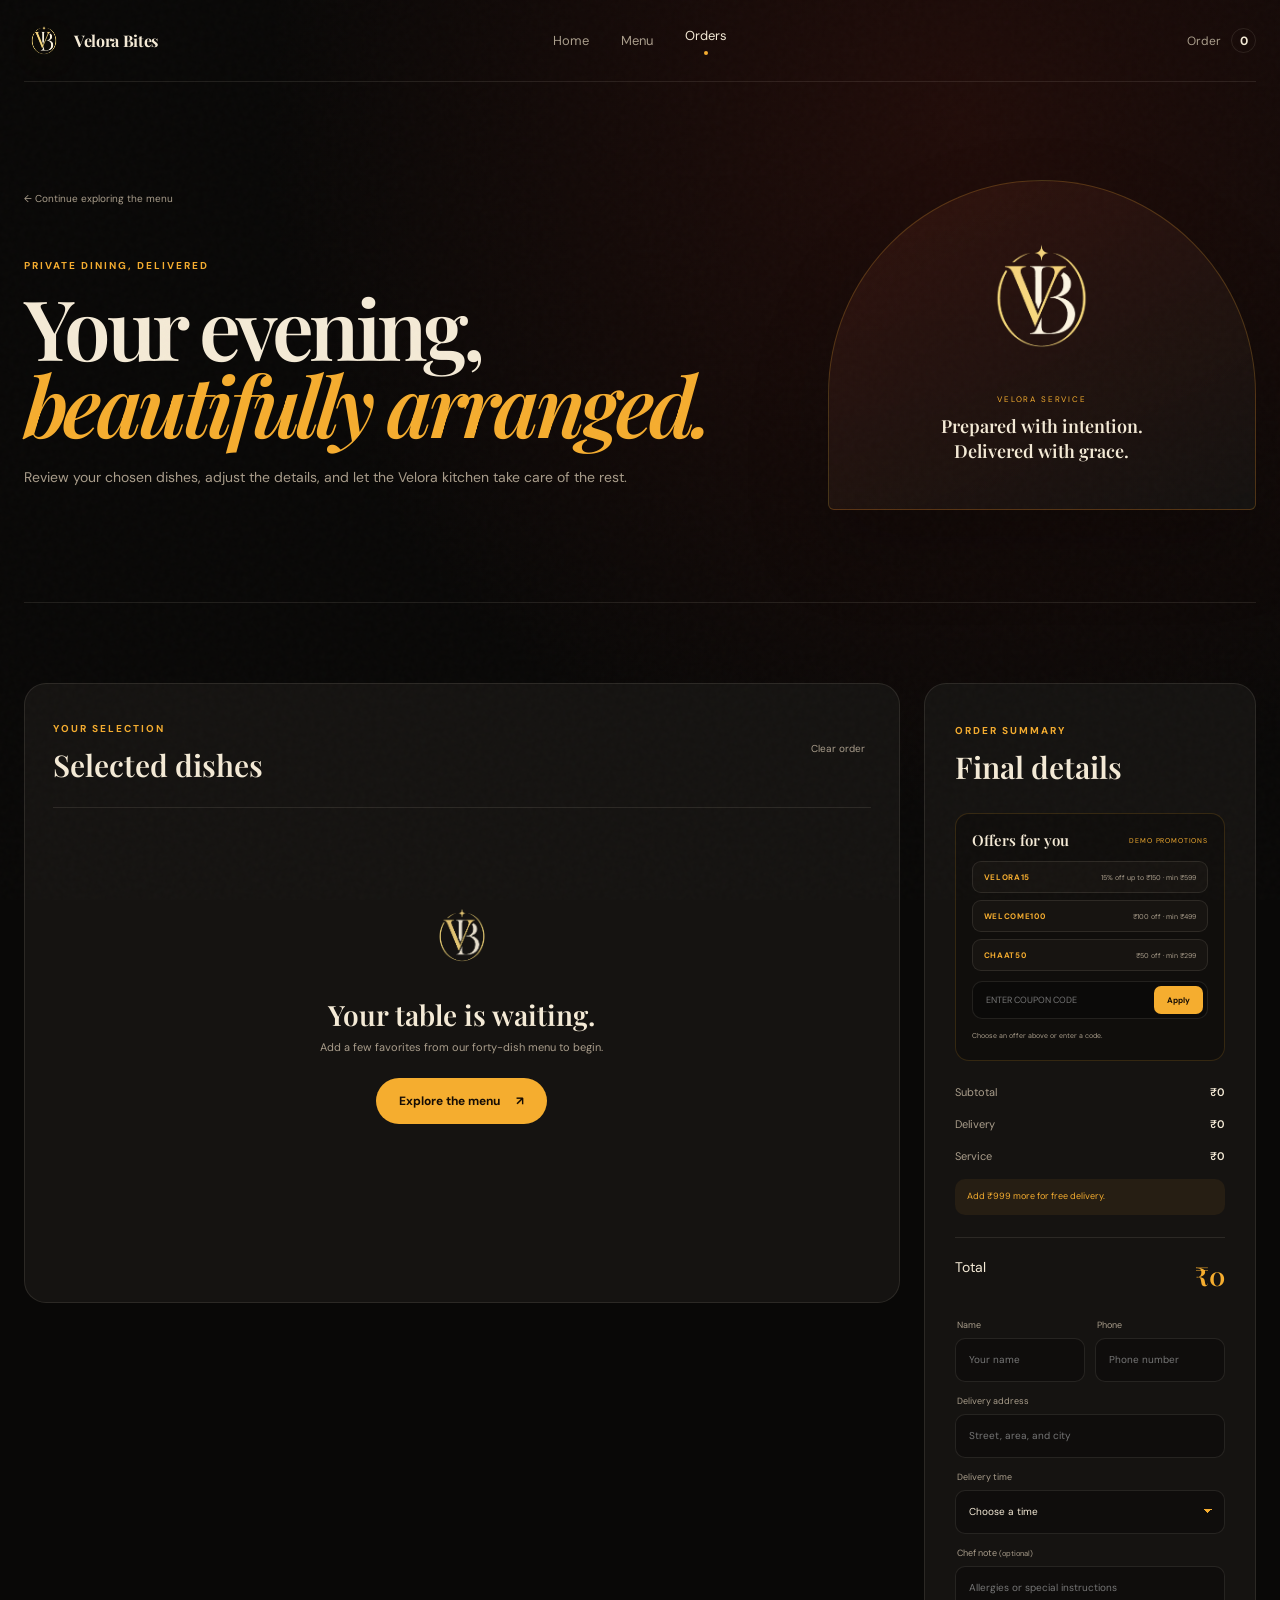
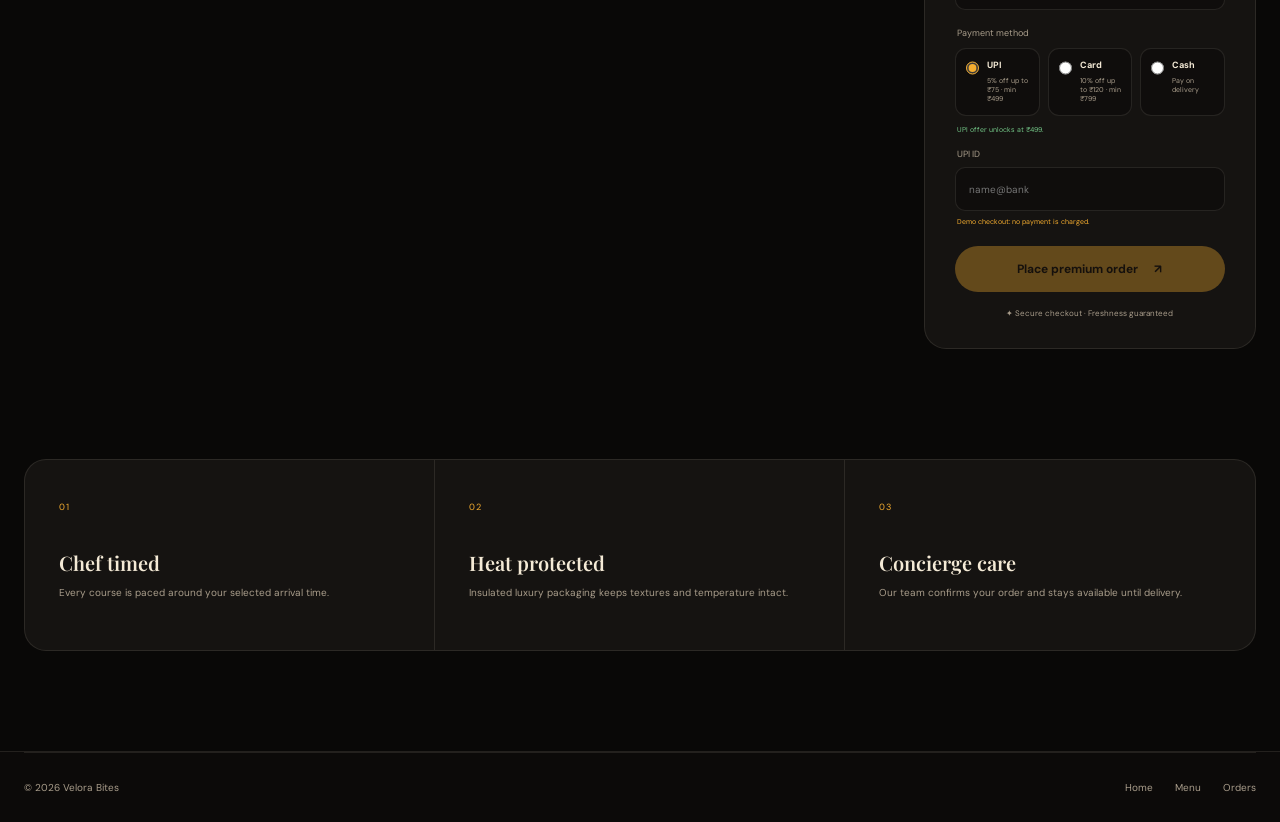
<file: orders.html>
<!doctype html>
<html lang="en">
<head>
  <meta charset="UTF-8">
  <meta name="viewport" content="width=device-width, initial-scale=1.0">
  <meta name="description" content="Review and place your premium Velora Bites delivery order.">
  <meta name="theme-color" content="#090807">
  <meta property="og:title" content="Checkout — Velora Bites"><meta property="og:description" content="Review your selection and arrange premium delivery."><meta property="og:type" content="website">
  <link rel="icon" href="assets/velora-logo.png" type="image/png"><link rel="manifest" href="manifest.webmanifest">
  <title>Your Order — Velora Bites</title>
  <link rel="preconnect" href="https://fonts.googleapis.com">
  <link rel="preconnect" href="https://fonts.gstatic.com" crossorigin>
  <link href="https://fonts.googleapis.com/css2?family=DM+Sans:wght@400;500;600;700&family=Playfair+Display:ital,wght@0,600;0,700;1,600&display=swap" rel="stylesheet">
  <link rel="stylesheet" href="styles.css">
  <script src="menu-data.js" defer></script>
  <script src="orders.js" defer></script>
</head>
<body class="orders-page">
  <a class="skip-link" href="#main-content">Skip to content</a>
  <div class="grain" aria-hidden="true"></div>
  <header class="site-header" id="top">
    <a class="brand" href="index.html" aria-label="Velora Bites home"><img class="brand-logo" src="assets/velora-logo.png" alt="" width="42" height="42"><span>Velora Bites</span></a>
    <button class="menu-toggle" type="button" aria-label="Open navigation" aria-expanded="false" aria-controls="main-nav"><span></span><span></span></button>
    <nav class="main-nav" id="main-nav" aria-label="Primary navigation">
      <a href="index.html">Home</a><a href="menu.html">Menu</a><a class="active" aria-current="page" href="orders.html">Orders</a>
    </nav>
    <a class="mini-cart" href="#order-checkout" aria-label="View order, currently zero items"><span>Order</span><strong id="cart-count">0</strong></a>
  </header>

  <main id="main-content">
    <section class="order-hero section-shell" data-reveal>
      <div>
        <a class="back-link" href="menu.html">← Continue exploring the menu</a>
        <p class="kicker">Private dining, delivered</p>
        <h1>Your evening,<br><em>beautifully arranged.</em></h1>
        <p>Review your chosen dishes, adjust the details, and let the Velora kitchen take care of the rest.</p>
      </div>
      <div class="order-hero-card" aria-hidden="true">
        <img src="assets/velora-logo.png" alt="" width="170" height="170">
        <span>VELORA SERVICE</span><strong>Prepared with intention.<br>Delivered with grace.</strong>
      </div>
    </section>

    <section class="order-section section-shell" id="order-checkout">
      <div class="order-layout" data-reveal>
        <div class="order-list-panel">
          <div class="order-panel-heading"><div><p class="kicker">Your selection</p><h2>Selected dishes</h2></div><button id="clear-order" type="button">Clear order</button></div>
          <div class="order-items" id="order-items" aria-live="polite"></div>
          <div class="order-empty" id="order-empty">
            <img class="empty-logo" src="assets/velora-logo.png" alt="" width="74" height="74">
            <h3>Your table is waiting.</h3><p>Add a few favorites from our forty-dish menu to begin.</p><a class="button button-primary" href="menu.html">Explore the menu <span>↗</span></a>
          </div>
          <a class="add-more-link" href="menu.html">+ Add more dishes</a>
        </div>

        <aside class="order-summary">
          <p class="kicker">Order summary</p><h2>Final details</h2>
          <div class="offers-panel">
            <div class="offers-heading"><span>Offers for you</span><small>Demo promotions</small></div>
            <div class="coupon-chips" aria-label="Available coupon codes"><button type="button" data-coupon="VELORA15"><strong>VELORA15</strong><span>15% off up to ₹150 · min ₹599</span></button><button type="button" data-coupon="WELCOME100"><strong>WELCOME100</strong><span>₹100 off · min ₹499</span></button><button type="button" data-coupon="CHAAT50"><strong>CHAAT50</strong><span>₹50 off · min ₹299</span></button></div>
            <div class="coupon-entry"><label class="sr-only" for="coupon-code">Coupon code</label><input id="coupon-code" type="text" autocomplete="off" placeholder="Enter coupon code" maxlength="20"><button id="apply-coupon" type="button">Apply</button></div>
            <div class="coupon-status" id="coupon-status" aria-live="polite"><span id="coupon-message">Choose an offer above or enter a code.</span><button id="remove-coupon" type="button" hidden>Remove</button></div>
          </div>
          <div class="summary-row"><span>Subtotal</span><strong id="order-subtotal">₹0</strong></div>
          <div class="summary-row"><span>Delivery</span><strong id="order-delivery">₹0</strong></div>
          <div class="summary-row"><span>Service</span><strong id="order-service">₹0</strong></div>
          <div class="summary-row discount-row" id="coupon-discount-row" hidden><span>Coupon saving</span><strong id="coupon-discount">−₹0</strong></div>
          <div class="summary-row discount-row" id="payment-discount-row" hidden><span>Payment offer</span><strong id="payment-discount">−₹0</strong></div>
          <p class="delivery-note" id="delivery-note">Free delivery on orders over ₹999.</p>
          <div class="summary-row summary-total"><span>Total</span><strong id="order-total">₹0</strong></div>
          <form class="order-form" id="order-form">
            <div class="form-pair"><label><span>Name</span><input name="name" type="text" autocomplete="name" placeholder="Your name" required></label><label><span>Phone</span><input name="phone" type="tel" autocomplete="tel" placeholder="Phone number" required></label></div>
            <label><span>Delivery address</span><input name="address" type="text" autocomplete="street-address" placeholder="Street, area, and city" required></label>
            <label><span>Delivery time</span><select name="time" required><option value="">Choose a time</option><option>As soon as possible</option><option>In 45 minutes</option><option>In 90 minutes</option><option>Schedule for tonight</option></select></label>
            <label><span>Chef note <small>(optional)</small></span><input name="note" type="text" placeholder="Allergies or special instructions"></label>
            <fieldset class="payment-options"><legend>Payment method</legend><label><input type="radio" name="payment" value="UPI" checked><span><strong>UPI</strong><small>5% off up to ₹75 · min ₹499</small></span></label><label><input type="radio" name="payment" value="Card on delivery"><span><strong>Card</strong><small>10% off up to ₹120 · min ₹799</small></span></label><label><input type="radio" name="payment" value="Cash on delivery"><span><strong>Cash</strong><small>Pay on delivery</small></span></label></fieldset>
            <p class="payment-offer-note" id="payment-offer-note" aria-live="polite"></p>
            <label id="upi-field"><span>UPI ID</span><input name="upi" type="text" inputmode="email" autocomplete="off" placeholder="name@bank" pattern="[A-Za-z0-9._-]+@[A-Za-z0-9.-]+" required><small class="field-hint">Demo checkout: no payment is charged.</small></label>
            <button class="button button-primary place-order" id="place-order" type="submit" disabled>Place premium order <span>↗</span></button>
            <p class="secure-note">✦ Secure checkout · Freshness guaranteed</p>
          </form>
        </aside>
      </div>
    </section>

    <section class="recent-order section-shell" id="recent-order" hidden aria-live="polite"><div><p class="kicker">Saved on this device</p><h2>Your latest order</h2></div><div class="recent-order-card"><span id="recent-order-id"></span><strong id="recent-order-total"></strong><p id="recent-order-detail"></p></div></section>

    <section class="service-promises section-shell" data-reveal>
      <article><span>01</span><h3>Chef timed</h3><p>Every course is paced around your selected arrival time.</p></article>
      <article><span>02</span><h3>Heat protected</h3><p>Insulated luxury packaging keeps textures and temperature intact.</p></article>
      <article><span>03</span><h3>Concierge care</h3><p>Our team confirms your order and stays available until delivery.</p></article>
    </section>
  </main>

  <footer class="site-footer compact-footer"><div class="footer-bottom section-shell"><p>© <span id="year"></span> Velora Bites</p><nav><a href="index.html">Home</a><a href="menu.html">Menu</a><a href="orders.html">Orders</a></nav></div></footer>
  <dialog class="confirmation-dialog" id="confirmation-dialog" aria-labelledby="confirmation-title"><button class="dialog-close" type="button" aria-label="Close confirmation">×</button><img src="assets/velora-logo.png" alt="" width="86" height="86"><p class="kicker">Order confirmed</p><h2 id="confirmation-title">The kitchen is preparing your order.</h2><p id="confirmation-copy"></p><div class="receipt-number"><span>Order reference</span><strong id="confirmation-id"></strong></div><button class="button button-primary dialog-done" type="button">Done</button></dialog>
  <div class="toast" id="toast" role="status" aria-live="polite"></div>
</body>
</html>
</file>
<file: styles.css>
:root {
  --ink: #090807;
  --panel: #151311;
  --panel-2: #1a1714;
  --cream: #f4ead6;
  --muted: #a99d8b;
  --gold: #f5ad2f;
  --orange: #ff7427;
  --red: #8f2114;
  --line: rgba(244, 234, 214, .1);
  --serif: "Playfair Display", Georgia, serif;
  --sans: "DM Sans", Arial, sans-serif;
  --max: 1240px;
}

* { box-sizing: border-box; }
html { scroll-behavior: smooth; }
body { margin: 0; padding-bottom: 88px; color: var(--cream); background: var(--ink); font-family: var(--sans); overflow-x: hidden; }
[hidden] { display: none !important; }
body.menu-open { overflow: hidden; }
a { color: inherit; text-decoration: none; }
button, input, select { font: inherit; }
button { color: inherit; }
:focus-visible { outline: 2px solid var(--gold); outline-offset: 4px; }
.skip-link { position: fixed; left: 18px; top: 14px; z-index: 200; padding: 11px 16px; border-radius: 999px; color: #160d05; background: var(--gold); font-size: 11px; font-weight: 700; transform: translateY(-180%); transition: transform .2s ease; }
.skip-link:focus { transform: translateY(0); }
.grain { position: fixed; inset: 0; pointer-events: none; z-index: 100; opacity: .07; background-image: url("data:image/svg+xml,%3Csvg viewBox='0 0 180 180' xmlns='http://www.w3.org/2000/svg'%3E%3Cfilter id='n'%3E%3CfeTurbulence type='fractalNoise' baseFrequency='.9' numOctaves='3' stitchTiles='stitch'/%3E%3C/filter%3E%3Crect width='100%25' height='100%25' filter='url(%23n)' opacity='.3'/%3E%3C/svg%3E"); }
.section-shell { width: min(calc(100% - 48px), var(--max)); margin-inline: auto; }
.site-header { width: min(calc(100% - 48px), var(--max)); height: 82px; margin-inline: auto; display: grid; grid-template-columns: 1fr auto 1fr; align-items: center; border-bottom: 1px solid var(--line); position: relative; z-index: 50; }
.brand { display: inline-flex; align-items: center; gap: 10px; width: fit-content; font-family: var(--serif); font-weight: 700; letter-spacing: -.02em; }
.brand-logo { width: 40px; height: 40px; display: block; object-fit: contain; filter: drop-shadow(0 7px 16px rgba(245,173,47,.14)); }
.main-nav { display: flex; gap: 32px; align-items: center; }
.main-nav a { color: var(--muted); font-size: 13px; transition: color .25s ease; }
.main-nav a:hover, .main-nav a.active { color: var(--cream); }
.main-nav a.active::after { content: ""; display: block; width: 4px; height: 4px; margin: 7px auto 0; background: var(--gold); border-radius: 50%; }
.mini-cart { justify-self: end; display: inline-flex; gap: 10px; align-items: center; color: var(--muted); font-size: 12px; }
.mini-cart strong { display: grid; place-items: center; width: 25px; height: 25px; border: 1px solid var(--line); border-radius: 50%; color: var(--cream); }
.menu-toggle { display: none; border: 0; background: none; }

.hero { min-height: 720px; display: grid; grid-template-columns: .92fr 1.08fr; align-items: center; gap: clamp(50px, 8vw, 120px); padding-block: 80px 110px; }
.eyebrow, .kicker { color: var(--gold); text-transform: uppercase; letter-spacing: .2em; font-size: 10px; font-weight: 700; }
.hero h1 { margin: 22px 0 24px; max-width: 620px; font: 600 clamp(60px, 7vw, 108px)/.9 var(--serif); letter-spacing: -.06em; }
.hero h1 em { color: var(--gold); font-weight: 600; }
.hero-intro { max-width: 550px; color: var(--muted); line-height: 1.8; font-size: 15px; }
.button-row { display: flex; gap: 12px; margin-top: 34px; flex-wrap: wrap; }
.button { min-height: 46px; display: inline-flex; align-items: center; justify-content: center; gap: 16px; padding: 0 22px; border-radius: 999px; border: 1px solid transparent; font-size: 12px; font-weight: 700; transition: transform .25s ease, background .25s ease, color .25s ease; }
.button:hover { transform: translateY(-3px); }
.button-primary { color: #160d05; background: var(--gold); }
.button-ghost { border-color: rgba(244,234,214,.34); }
.button-light { color: #311003; background: #ffd272; }
.hero-proof { display: flex; align-items: center; gap: 14px; margin-top: 48px; }
.avatar-stack { display: flex; }
.avatar-stack i { width: 30px; height: 30px; display: grid; place-items: center; margin-left: -7px; border: 2px solid var(--ink); border-radius: 50%; background: #39241b; color: var(--gold); font: 600 8px var(--sans); }
.avatar-stack i:first-child { margin-left: 0; }
.hero-proof strong, .hero-proof span { display: block; }
.hero-proof strong { font-size: 12px; }
.hero-proof span { margin-top: 3px; color: var(--muted); font-size: 9px; }
.hero-visual { position: relative; text-align: center; }
.hero-visual p { margin: 15px 0 0; color: var(--muted); font: italic 12px var(--serif); }
.visual-tag { position: absolute; right: -10px; top: 22%; padding: 10px 15px; border: 1px solid var(--line); border-radius: 999px; background: rgba(9,8,7,.7); color: var(--muted); font-size: 9px; backdrop-filter: blur(10px); }
.dish-art { height: 180px; position: relative; overflow: hidden; border-radius: 18px; background: #36140e; box-shadow: inset 0 0 60px rgba(0,0,0,.25); }
.dish-art img { width: 100%; height: 100%; display: block; object-fit: cover; transform: scale(1.015); transition: transform .7s cubic-bezier(.2,.7,.2,1), filter .4s ease; filter: saturate(.9) contrast(1.06) brightness(.84); }
.dish-art::after { content: ""; position: absolute; inset: 0; pointer-events: none; background: linear-gradient(145deg, rgba(68,12,7,.08), rgba(115,30,12,.23)); mix-blend-mode: multiply; }
.dish-card:hover .dish-art img { transform: scale(1.075); filter: saturate(1.05) contrast(1.06) brightness(.93); }
.dish-art-large { height: auto; aspect-ratio: .88; border-radius: 24px; box-shadow: 0 35px 90px rgba(132,35,14,.22), inset 0 0 90px rgba(0,0,0,.3); }
.dish-art-large img { filter: saturate(.82) contrast(1.12) brightness(.72); }
.dish-art-large::after { background: linear-gradient(145deg, rgba(9,8,7,.08), rgba(103,24,10,.38)); mix-blend-mode: color; }
.plate { position: absolute; width: 62%; aspect-ratio: 1; left: 19%; top: 19%; border: 1px solid rgba(255,196,113,.18); border-radius: 50%; background: radial-gradient(circle, rgba(244,123,50,.24) 0 47%, rgba(40,9,8,.75) 48% 54%, rgba(124,35,18,.42) 55% 64%, transparent 65%); }
.food { position: absolute; display: block; border-radius: 50%; filter: blur(.2px); }
.food-one { width: 33%; height: 21%; left: 35%; top: 42%; transform: rotate(-7deg); background: #a94122; box-shadow: inset -12px -8px 20px rgba(70,18,10,.25); }
.food-two { width: 20%; height: 14%; left: 53%; top: 35%; background: #cb6127; opacity: .9; }
.food-three { width: 12%; height: 12%; left: 39%; top: 33%; background: #e09233; opacity: .72; }

.categories, .signature, .why, .reviews { padding-block: 110px; border-top: 1px solid var(--line); }
.section-heading { text-align: center; max-width: 580px; margin: 0 auto 52px; }
.section-heading h2 { margin: 10px 0 9px; font: 600 clamp(38px, 5vw, 64px)/1 var(--serif); letter-spacing: -.045em; }
.section-heading > p:last-child { color: var(--muted); font-size: 13px; }
.category-grid { display: grid; grid-template-columns: repeat(4, 1fr); gap: 16px; }
.category-grid-wide { grid-template-columns: repeat(5, 1fr); }
.category-card { min-height: 154px; padding: 28px; border: 1px solid var(--line); border-radius: 16px; background: var(--panel); text-align: center; cursor: pointer; transition: transform .3s ease, border-color .3s ease, background .3s ease; }
.category-card:hover, .category-card.active { transform: translateY(-5px); border-color: rgba(245,173,47,.45); background: #1b1712; }
.category-icon { display: block; margin-bottom: 16px; color: var(--gold); font-size: 20px; }
.category-card strong { display: block; font: 600 18px var(--serif); }
.category-card small { display: block; margin-top: 9px; color: var(--muted); font-size: 9px; }
.dish-grid { display: grid; grid-template-columns: repeat(3, 1fr); gap: 20px; }
.daily-specials { padding-block: 110px 130px; border-top: 1px solid var(--line); }
.daily-grid { grid-template-columns: repeat(6, 1fr); }
.daily-grid .dish-card { grid-column: span 2; }
.daily-grid .dish-card:nth-child(-n+2) { grid-column: span 3; }
.daily-grid .dish-card:nth-child(-n+2) .dish-art { height: 250px; }
.full-menu-cta { max-width: 920px; margin: 86px auto 0; padding: 64px 50px; position: relative; overflow: hidden; border: 1px solid rgba(245,173,47,.22); border-radius: 26px; background: radial-gradient(circle at 85% 15%, rgba(255,116,39,.2), transparent 32%), linear-gradient(135deg, #171310, #24150f); text-align: center; }
.full-menu-cta::before { content: ""; position: absolute; width: 280px; height: 280px; left: -140px; bottom: -170px; border: 1px solid rgba(245,173,47,.16); border-radius: 50%; }
.full-menu-cta > * { position: relative; z-index: 1; }
.full-menu-cta img { width: 76px; height: 76px; object-fit: contain; margin-bottom: 14px; }
.full-menu-cta h2 { margin: 10px 0 12px; font: 600 clamp(34px, 4vw, 52px)/1 var(--serif); letter-spacing: -.04em; }
.full-menu-cta > p:not(.kicker) { max-width: 590px; margin: 0 auto 28px; color: var(--muted); font-size: 12px; line-height: 1.7; }
.home-footer { margin-top: 0; }
.menu-results-bar { min-height: 54px; margin: -18px 0 24px; padding: 0 18px; display: flex; align-items: center; justify-content: space-between; border: 1px solid var(--line); border-radius: 14px; color: var(--muted); background: rgba(21,19,17,.7); font-size: 10px; }
.menu-results-bar p { margin: 0; }
.menu-results-bar span { color: var(--gold); font-weight: 700; }
.menu-results-bar a { color: var(--cream); font-weight: 700; transition: color .2s ease; }
.menu-results-bar a span { margin-left: 7px; }
.menu-results-bar a:hover { color: var(--gold); }
.dish-card { padding: 10px; border: 1px solid var(--line); border-radius: 18px; background: var(--panel); transition: transform .35s ease, opacity .3s ease; }
.dish-card:hover { transform: translateY(-7px); }
.dish-card.is-hidden { display: none; }
.dish-content { padding: 20px 12px 12px; }
.dish-label { margin: 0 0 8px; color: var(--gold); text-transform: uppercase; letter-spacing: .15em; font-size: 8px; }
.dish-card h3 { margin: 0; font: 600 22px var(--serif); }
.dish-content > p:not(.dish-label) { min-height: 48px; color: var(--muted); font-size: 10px; line-height: 1.6; }
.dish-meta { display: flex; align-items: center; justify-content: space-between; margin-top: 12px; }
.dish-meta strong { color: var(--gold); font: 700 17px var(--serif); }
.dish-meta span { color: var(--muted); font-size: 9px; }
.add-button { margin-top: 18px; padding: 9px 14px; border: 0; border-radius: 999px; color: #190e05; background: var(--gold); font-size: 9px; font-weight: 700; cursor: pointer; transition: transform .2s ease, background .2s ease; }
.add-button:hover { transform: scale(1.05); background: #ffc55b; }
.variant-two, .variant-three, .variant-four { background: #35150e; }

.order-section { padding-block: 110px; border-top: 1px solid var(--line); }
.order-layout { display: grid; grid-template-columns: minmax(0, 1.45fr) minmax(330px, .55fr); gap: 24px; align-items: start; }
.order-list-panel, .order-summary { border: 1px solid var(--line); border-radius: 22px; background: var(--panel); }
.order-list-panel { min-height: 500px; padding: 28px; }
.order-panel-heading { display: flex; align-items: center; justify-content: space-between; padding-bottom: 22px; border-bottom: 1px solid var(--line); }
.order-panel-heading h3 { margin: 0; font: 600 24px var(--serif); }
.order-panel-heading h2 { margin: 6px 0 0; font: 600 30px var(--serif); }
.order-panel-heading button { border: 0; color: var(--muted); background: transparent; font-size: 10px; cursor: pointer; transition: color .2s ease; }
.order-panel-heading button:hover { color: var(--gold); }
.order-empty { min-height: 380px; display: flex; flex-direction: column; align-items: center; justify-content: center; text-align: center; }
.order-empty.is-hidden { display: none; }
.order-empty > span { width: 52px; height: 52px; display: grid; place-items: center; border: 1px solid rgba(245,173,47,.3); border-radius: 50%; color: var(--gold); }
.order-empty h3 { margin: 22px 0 7px; font: 600 28px var(--serif); }
.order-empty p { margin: 0 0 24px; color: var(--muted); font-size: 11px; }
.order-items { display: grid; gap: 12px; padding-top: 14px; }
.order-item { display: grid; grid-template-columns: 84px minmax(0,1fr) auto; gap: 18px; align-items: center; padding: 12px; border: 1px solid var(--line); border-radius: 16px; background: #11100e; }
.order-item img { width: 84px; height: 76px; display: block; border-radius: 11px; object-fit: cover; filter: saturate(.9) brightness(.84); }
.order-item-copy h4 { margin: 0 0 7px; font: 600 17px var(--serif); }
.order-item-copy h3 { margin: 0 0 7px; font: 600 19px var(--serif); }
.order-item-copy p { margin: 0; color: var(--gold); font-size: 11px; }
.quantity-control { display: inline-flex; align-items: center; gap: 12px; margin-top: 13px; padding: 4px; border: 1px solid var(--line); border-radius: 999px; }
.quantity-control button { width: 24px; height: 24px; display: grid; place-items: center; border: 0; border-radius: 50%; background: #211c18; cursor: pointer; }
.quantity-control span { min-width: 12px; text-align: center; font-size: 10px; }
.order-item-total { display: flex; flex-direction: column; align-items: flex-end; gap: 14px; }
.order-item-total strong { color: var(--cream); font: 600 17px var(--serif); }
.remove-item { border: 0; color: var(--muted); background: transparent; font-size: 9px; cursor: pointer; }
.remove-item:hover { color: #ff8267; }
.order-summary { position: sticky; top: 22px; padding: 30px; }
.offers-panel { margin: 0 0 24px; padding: 16px; border: 1px solid rgba(245,173,47,.16); border-radius: 14px; background: #100e0c; }
.offers-heading { display: flex; align-items: center; justify-content: space-between; margin-bottom: 11px; }
.offers-heading span { font: 600 15px var(--serif); }
.offers-heading small { color: var(--gold); font-size: 7px; text-transform: uppercase; letter-spacing: .12em; }
.coupon-chips { display: grid; gap: 7px; }
.coupon-chips button { width: 100%; padding: 10px 11px; display: flex; align-items: center; justify-content: space-between; gap: 10px; border: 1px solid var(--line); border-radius: 9px; color: var(--cream); background: #171411; text-align: left; cursor: pointer; transition: border-color .2s ease, transform .2s ease; }
.coupon-chips button:hover { border-color: rgba(245,173,47,.45); transform: translateX(2px); }
.coupon-chips strong { color: var(--gold); font-size: 8px; letter-spacing: .08em; }
.coupon-chips span { color: var(--muted); font-size: 7px; text-align: right; }
.coupon-entry { margin-top: 10px; display: flex; padding: 4px; border: 1px solid var(--line); border-radius: 10px; background: #0b0a09; }
.coupon-entry input { min-width: 0; width: 100%; padding: 0 9px; border: 0; outline: 0; color: var(--cream); background: transparent; text-transform: uppercase; font-size: 9px; }
.coupon-entry button { padding: 9px 13px; border: 0; border-radius: 7px; color: #160d05; background: var(--gold); font-size: 8px; font-weight: 700; cursor: pointer; }
.coupon-status { min-height: 16px; margin-top: 9px; display: flex; align-items: center; justify-content: space-between; gap: 10px; color: var(--muted); font-size: 7px; line-height: 1.45; }
.coupon-status button { padding: 0; border: 0; color: var(--gold); background: transparent; font-size: 7px; cursor: pointer; }
.summary-row { display: flex; justify-content: space-between; gap: 20px; margin-top: 18px; color: var(--muted); font-size: 11px; }
.summary-row strong { color: var(--cream); font-weight: 600; }
.discount-row span, .discount-row strong { color: #75c989; }
.delivery-note { margin: 16px 0 0; padding: 11px 12px; border-radius: 10px; color: var(--gold); background: rgba(245,173,47,.07); font-size: 9px; line-height: 1.5; }
.summary-total { margin-top: 22px; padding-top: 20px; border-top: 1px solid var(--line); color: var(--cream); font-size: 14px; }
.summary-total strong { color: var(--gold); font: 600 26px var(--serif); }
.order-form { display: grid; gap: 13px; margin-top: 26px; }
.order-form label span { display: block; margin: 0 0 7px 2px; color: var(--muted); font-size: 9px; }
.order-form input, .order-form select { width: 100%; height: 44px; padding: 0 13px; border: 1px solid var(--line); border-radius: 10px; outline: none; color: var(--cream); background: #0f0d0c; font-size: 10px; transition: border-color .2s ease; }
.order-form input:focus, .order-form select:focus { border-color: rgba(245,173,47,.65); }
.order-form select { appearance: none; background-image: linear-gradient(45deg, transparent 50%, var(--gold) 50%), linear-gradient(135deg, var(--gold) 50%, transparent 50%); background-position: calc(100% - 16px) 18px, calc(100% - 12px) 18px; background-size: 4px 4px; background-repeat: no-repeat; }
.payment-options { margin: 4px 0 0; padding: 0; border: 0; }
.payment-options legend { margin-bottom: 9px; color: var(--muted); font-size: 9px; }
.payment-options { display: grid; grid-template-columns: repeat(3, 1fr); gap: 8px; }
.payment-options label { min-height: 68px; padding: 10px; display: flex; align-items: flex-start; gap: 8px; border: 1px solid var(--line); border-radius: 11px; background: #0f0d0c; cursor: pointer; }
.payment-options input { width: 14px; height: 14px; margin: 2px 0 0; accent-color: var(--gold); }
.payment-options label > span { margin: 0; }
.payment-options strong, .payment-options small { display: block; }
.payment-options strong { color: var(--cream); font-size: 9px; }
.payment-options small { margin-top: 5px; color: var(--muted); font-size: 7px; line-height: 1.3; }
.payment-offer-note { margin: -4px 2px 0; color: #75c989; font-size: 7px; line-height: 1.5; }
.field-hint { display: block; margin: 6px 0 0 2px; color: var(--gold); font-size: 7px; }
.place-order { width: 100%; margin-top: 7px; cursor: pointer; }
.place-order:disabled { opacity: .35; cursor: not-allowed; transform: none; }

.orders-page { padding-bottom: 0; background: radial-gradient(circle at 75% 5%, rgba(143,33,20,.18), transparent 28%), var(--ink); }
.menu-page { background: radial-gradient(circle at 82% 6%, rgba(143,33,20,.16), transparent 27%), var(--ink); }
.menu-hero { min-height: 610px; padding-block: 72px 90px; display: grid; grid-template-columns: .95fr 1.05fr; align-items: center; gap: clamp(55px, 8vw, 110px); }
.menu-hero .back-link { display: inline-block; margin-bottom: 48px; color: var(--muted); font-size: 10px; transition: color .2s ease; }
.menu-hero .back-link:hover { color: var(--gold); }
.menu-hero h1 { margin: 16px 0 24px; font: 600 clamp(58px, 6.6vw, 94px)/.92 var(--serif); letter-spacing: -.055em; }
.menu-hero h1 em { color: var(--gold); font-weight: 600; }
.menu-hero > div:first-child > p:last-child { max-width: 560px; color: var(--muted); font-size: 13px; line-height: 1.8; }
.menu-hero-photo { min-height: 470px; position: relative; overflow: hidden; border-radius: 26px; box-shadow: 0 34px 90px rgba(100,23,11,.22); }
.menu-hero-photo::after { content: ""; position: absolute; inset: 0; background: linear-gradient(180deg, transparent 55%, rgba(9,8,7,.78)); }
.menu-hero-photo img { width: 100%; height: 100%; position: absolute; inset: 0; display: block; object-fit: cover; filter: saturate(.86) contrast(1.08) brightness(.76); }
.menu-hero-photo span { position: absolute; left: 25px; bottom: 22px; z-index: 2; padding: 10px 14px; border: 1px solid rgba(244,234,214,.2); border-radius: 999px; color: var(--cream); background: rgba(9,8,7,.5); font-size: 9px; backdrop-filter: blur(10px); }
.menu-page .categories { padding-top: 100px; }
.menu-page .signature { padding-top: 68px; }
.compact-menu-footer { margin-top: 100px; }
.compact-menu-footer .footer-top > .button { justify-self: end; }
.order-hero { min-height: 520px; padding-block: 82px 76px; display: grid; grid-template-columns: 1.25fr .75fr; align-items: center; gap: 90px; }
.order-hero .back-link { display: inline-block; margin-bottom: 44px; color: var(--muted); font-size: 10px; transition: color .2s ease; }
.order-hero .back-link:hover { color: var(--gold); }
.order-hero h1 { margin: 16px 0 22px; font: 600 clamp(54px, 6.5vw, 92px)/.93 var(--serif); letter-spacing: -.055em; }
.order-hero h1 em { color: var(--gold); font-weight: 600; }
.order-hero > div:first-child > p:last-child { max-width: 620px; color: var(--muted); font-size: 14px; line-height: 1.8; }
.order-hero-card { min-height: 330px; padding: 44px; display: flex; flex-direction: column; align-items: center; justify-content: center; border: 1px solid rgba(245,173,47,.22); border-radius: 999px 999px 28px 28px; background: linear-gradient(155deg, rgba(54,20,14,.8), rgba(21,19,17,.95)); text-align: center; box-shadow: 0 35px 80px rgba(0,0,0,.22); }
.order-hero-card img { width: 145px; height: 145px; object-fit: contain; margin-bottom: 22px; }
.order-hero-card span { color: var(--gold); letter-spacing: .23em; font-size: 8px; }
.order-hero-card strong { margin-top: 10px; font: 600 18px/1.35 var(--serif); }
.orders-page .order-section { padding-top: 80px; }
.orders-page .order-list-panel { min-height: 620px; }
.orders-page .order-summary h2 { margin: 8px 0 26px; font: 600 30px var(--serif); }
.empty-logo { width: 74px; height: 74px; object-fit: contain; opacity: .9; }
.add-more-link { display: none; width: fit-content; margin: 24px auto 0; color: var(--gold); font-size: 10px; font-weight: 700; }
.add-more-link.is-visible { display: block; }
.form-pair { display: grid; grid-template-columns: 1fr 1fr; gap: 10px; }
.secure-note { margin: 3px 0 0; color: var(--muted); text-align: center; font-size: 8px; }
.service-promises { margin-bottom: 100px; display: grid; grid-template-columns: repeat(3, 1fr); border: 1px solid var(--line); border-radius: 22px; overflow: hidden; background: var(--panel); }
.service-promises article { min-height: 190px; padding: 34px; border-right: 1px solid var(--line); }
.service-promises article:last-child { border-right: 0; }
.service-promises span { color: var(--gold); font-size: 9px; letter-spacing: .15em; }
.service-promises h3 { margin: 34px 0 8px; font: 600 20px var(--serif); }
.service-promises p { margin: 0; color: var(--muted); font-size: 10px; line-height: 1.7; }
.recent-order { margin-bottom: 28px; padding: 28px 32px; display: flex; align-items: center; justify-content: space-between; gap: 30px; border: 1px solid rgba(245,173,47,.2); border-radius: 20px; background: linear-gradient(120deg, rgba(143,33,20,.18), var(--panel)); }
.recent-order h2 { margin: 6px 0 0; font: 600 27px var(--serif); }
.recent-order-card { min-width: 310px; padding-left: 28px; border-left: 1px solid var(--line); }
.recent-order-card span, .recent-order-card strong { display: block; }
.recent-order-card span { color: var(--gold); font-size: 9px; letter-spacing: .12em; }
.recent-order-card strong { margin-top: 7px; font: 600 22px var(--serif); }
.recent-order-card p { margin: 7px 0 0; color: var(--muted); font-size: 9px; }
.confirmation-dialog { width: min(calc(100% - 32px), 520px); padding: 48px 42px 38px; border: 1px solid rgba(245,173,47,.3); border-radius: 26px; color: var(--cream); background: radial-gradient(circle at 50% 0, rgba(143,33,20,.3), transparent 42%), #151311; text-align: center; box-shadow: 0 30px 100px rgba(0,0,0,.6); }
.confirmation-dialog::backdrop { background: rgba(4,3,3,.76); backdrop-filter: blur(8px); }
.confirmation-dialog img { width: 86px; height: 86px; object-fit: contain; }
.confirmation-dialog h2 { margin: 10px 0 14px; font: 600 35px/1.05 var(--serif); }
.confirmation-dialog > p:not(.kicker) { color: var(--muted); font-size: 11px; line-height: 1.7; }
.dialog-close { width: 34px; height: 34px; position: absolute; right: 16px; top: 16px; border: 1px solid var(--line); border-radius: 50%; color: var(--muted); background: transparent; cursor: pointer; }
.receipt-number { margin: 24px 0; padding: 15px; border: 1px solid var(--line); border-radius: 12px; background: #0d0b0a; }
.receipt-number span, .receipt-number strong { display: block; }
.receipt-number span { color: var(--muted); font-size: 8px; }
.receipt-number strong { margin-top: 6px; color: var(--gold); letter-spacing: .12em; font-size: 13px; }
.dialog-done { width: 100%; border: 0; cursor: pointer; }
.compact-footer { margin-top: 0; }

.weekend-offer { min-height: 290px; margin-block: 40px 80px; padding: 58px 68px; display: flex; position: relative; align-items: center; justify-content: space-between; overflow: hidden; border-radius: 26px; background: linear-gradient(105deg, #7b1d12, #bd3e17 60%, #ff7627); }
.weekend-offer > *:not(.offer-orb) { position: relative; z-index: 2; }
.weekend-offer h2 { margin: 8px 0 12px; font: 600 44px/1 var(--serif); letter-spacing: -.04em; }
.weekend-offer p:not(.kicker) { max-width: 460px; color: rgba(255,244,222,.73); font-size: 12px; }
.kicker.light { color: #ffd990; }
.offer-orb { position: absolute; width: 340px; height: 340px; right: 17%; top: -120px; border: 1px solid rgba(255,209,123,.25); border-radius: 50%; background: radial-gradient(circle, rgba(255,159,62,.35) 0 27%, rgba(115,22,10,.18) 28% 50%, transparent 51%); }
.benefit-grid { display: grid; grid-template-columns: repeat(4, 1fr); gap: 16px; }
.benefit-card { min-height: 190px; padding: 30px; border: 1px solid var(--line); border-radius: 16px; background: var(--panel); }
.benefit-card span { color: var(--gold); font-size: 20px; }
.benefit-card h3 { margin: 26px 0 9px; font: 600 18px var(--serif); }
.benefit-card p { color: var(--muted); font-size: 10px; line-height: 1.7; }
.review-grid { display: grid; grid-template-columns: repeat(3, 1fr); gap: 18px; }
blockquote { margin: 0; min-height: 220px; padding: 32px; display: flex; flex-direction: column; justify-content: space-between; border: 1px solid var(--line); border-radius: 16px; background: var(--panel); }
blockquote span { color: var(--gold); text-transform: uppercase; letter-spacing: .12em; font-size: 9px; }
blockquote p { font: 600 21px/1.35 var(--serif); }
blockquote footer { color: var(--muted); font-size: 10px; }

.site-footer { margin-top: 40px; border-top: 1px solid var(--line); background: #0c0a09; }
.footer-top { min-height: 250px; display: grid; grid-template-columns: .7fr 1.3fr 1fr; align-items: center; gap: 50px; }
.footer-copy h2 { margin: 5px 0 0; font: 600 32px var(--serif); }
.newsletter { display: flex; padding: 5px; border: 1px solid var(--line); border-radius: 999px; background: var(--panel); }
.newsletter input { width: 100%; min-width: 0; padding: 0 15px; border: 0; outline: 0; color: var(--cream); background: transparent; font-size: 11px; }
.newsletter button { border: 0; border-radius: 999px; padding: 11px 19px; color: #1a1006; background: var(--gold); font-weight: 700; cursor: pointer; }
.footer-bottom { min-height: 70px; display: flex; align-items: center; justify-content: space-between; border-top: 1px solid var(--line); color: var(--muted); font-size: 10px; }
.footer-bottom nav { display: flex; gap: 22px; }
.cart-dock { width: min(calc(100% - 40px), 470px); min-height: 68px; padding: 8px 9px 8px 20px; position: fixed; left: 50%; bottom: 18px; z-index: 110; display: flex; align-items: center; justify-content: space-between; border: 1px solid rgba(245,173,47,.28); border-radius: 999px; background: rgba(18,15,13,.92); box-shadow: 0 18px 55px rgba(0,0,0,.45), inset 0 1px rgba(255,255,255,.04); transform: translateX(-50%); backdrop-filter: blur(18px); }
body:not(.orders-page) .cart-dock { display: flex !important; visibility: visible; opacity: 1; }
.orders-page .cart-dock { display: none !important; }
.orders-page .toast { bottom: 28px; }
.dock-copy { display: flex; flex-direction: column; gap: 3px; }
.dock-copy span { color: var(--muted); font-size: 9px; letter-spacing: .04em; }
.dock-copy strong { color: var(--cream); font: 600 18px var(--serif); }
.dock-arrow { width: 50px; height: 50px; display: grid; place-items: center; flex: 0 0 auto; border-radius: 50%; color: #1b0f05; background: linear-gradient(145deg, #ffd36d, var(--gold)); font-size: 23px; font-weight: 700; transition: transform .25s ease, box-shadow .25s ease; }
.dock-arrow:hover { transform: translateX(3px); box-shadow: 0 8px 24px rgba(245,173,47,.24); }
.toast { position: fixed; left: 50%; bottom: 102px; z-index: 120; padding: 13px 20px; border: 1px solid rgba(245,173,47,.35); border-radius: 999px; color: var(--cream); background: rgba(21,19,17,.95); font-size: 11px; opacity: 0; transform: translate(-50%, 20px); pointer-events: none; transition: opacity .25s ease, transform .25s ease; backdrop-filter: blur(12px); }
.toast.show { opacity: 1; transform: translate(-50%, 0); }
.sr-only { position: absolute; width: 1px; height: 1px; padding: 0; margin: -1px; overflow: hidden; clip: rect(0,0,0,0); white-space: nowrap; border: 0; }
[data-reveal] { opacity: 0; transform: translateY(25px); transition: opacity .8s cubic-bezier(.2,.7,.2,1), transform .8s cubic-bezier(.2,.7,.2,1); }
[data-reveal].revealed { opacity: 1; transform: none; }

@media (max-width: 960px) {
  .hero { grid-template-columns: 1fr; text-align: center; padding-top: 60px; }
  .hero-copy { display: flex; flex-direction: column; align-items: center; }
  .hero-visual { width: min(620px, 100%); margin-inline: auto; }
  .dish-art-large { aspect-ratio: 1.2; }
  .category-grid, .category-grid-wide, .dish-grid, .benefit-grid { grid-template-columns: repeat(2, 1fr); }
  .review-grid { grid-template-columns: 1fr; }
  .order-layout { grid-template-columns: 1fr; }
  .order-summary { position: static; }
  .order-hero { grid-template-columns: 1fr; gap: 45px; }
  .order-hero-card { width: min(420px, 100%); margin-inline: auto; }
  .menu-hero { grid-template-columns: 1fr; text-align: center; }
  .menu-hero > div:first-child > p:last-child { margin-inline: auto; }
  .menu-hero-photo { width: min(680px, 100%); margin-inline: auto; }
  .daily-grid { grid-template-columns: repeat(2, 1fr); }
  .daily-grid .dish-card, .daily-grid .dish-card:nth-child(-n+2) { grid-column: auto; }
  .footer-top { grid-template-columns: 1fr 1fr; padding-block: 50px; }
  .footer-top .brand { grid-column: 1 / -1; }
}

@media (max-width: 700px) {
  .section-shell, .site-header { width: min(calc(100% - 32px), var(--max)); }
  .site-header { grid-template-columns: 1fr auto; height: 72px; }
  .menu-toggle { width: 40px; height: 40px; display: grid; place-content: center; gap: 6px; z-index: 60; }
  .menu-toggle span { display: block; width: 18px; height: 1px; background: var(--cream); transition: transform .25s ease; }
  .menu-toggle[aria-expanded="true"] span:first-child { transform: translateY(3.5px) rotate(45deg); }
  .menu-toggle[aria-expanded="true"] span:last-child { transform: translateY(-3.5px) rotate(-45deg); }
  .main-nav { position: fixed; inset: 0; display: flex; flex-direction: column; justify-content: center; gap: 28px; background: rgba(9,8,7,.98); opacity: 0; visibility: hidden; transition: opacity .3s ease, visibility .3s ease; }
  .main-nav.open { opacity: 1; visibility: visible; }
  .main-nav a { font: 600 34px var(--serif); }
  .main-nav a.active::after { display: none; }
  .mini-cart { display: none; }
  .hero { min-height: auto; padding: 78px 0 90px; gap: 56px; }
  .hero h1 { font-size: clamp(52px, 15vw, 76px); }
  .hero-intro { font-size: 13px; }
  .hero-proof { margin-top: 34px; }
  .dish-art-large { aspect-ratio: .9; }
  .visual-tag { right: 8px; }
  .categories, .signature, .order-section, .why, .reviews { padding-block: 84px; }
  .section-heading { margin-bottom: 35px; }
  .category-grid, .category-grid-wide, .dish-grid, .benefit-grid { grid-template-columns: 1fr; }
  .category-card { min-height: 130px; }
  .dish-card { max-width: 430px; width: 100%; margin-inline: auto; }
  .order-list-panel, .order-summary { padding: 20px; }
  .order-list-panel { min-height: 420px; }
  .order-item { grid-template-columns: 68px 1fr; gap: 13px; }
  .order-item img { width: 68px; height: 68px; }
  .order-item-total { grid-column: 2; flex-direction: row; justify-content: space-between; align-items: center; }
  .menu-results-bar { margin-top: -6px; }
  .daily-specials { padding-block: 84px 96px; }
  .daily-grid { grid-template-columns: 1fr; }
  .daily-grid .dish-card:nth-child(-n+2) .dish-art { height: 180px; }
  .full-menu-cta { margin-top: 60px; padding: 50px 22px; }
  .menu-hero { min-height: auto; padding-block: 64px 72px; }
  .menu-hero .back-link { margin-bottom: 34px; }
  .menu-hero h1 { font-size: clamp(48px, 14vw, 68px); }
  .menu-hero-photo { min-height: 390px; }
  .order-hero { min-height: auto; padding-block: 65px 60px; text-align: center; }
  .order-hero .back-link { margin-bottom: 34px; }
  .order-hero h1 { font-size: clamp(48px, 14vw, 66px); }
  .order-hero-card { min-height: 300px; padding: 34px; }
  .form-pair { grid-template-columns: 1fr; }
  .payment-options { grid-template-columns: 1fr; }
  .payment-options label { min-height: 58px; }
  .service-promises { grid-template-columns: 1fr; }
  .service-promises article { min-height: 160px; border-right: 0; border-bottom: 1px solid var(--line); }
  .service-promises article:last-child { border-bottom: 0; }
  .compact-menu-footer .footer-top > .button { justify-self: start; }
  .recent-order { padding: 24px; flex-direction: column; align-items: flex-start; }
  .recent-order-card { min-width: 0; width: 100%; padding: 20px 0 0; border-left: 0; border-top: 1px solid var(--line); }
  .confirmation-dialog { padding: 42px 22px 28px; }
  .cart-dock { width: calc(100% - 24px); bottom: 12px; min-height: 64px; padding-left: 18px; }
  .dock-arrow { width: 46px; height: 46px; }
  .toast { width: max-content; max-width: calc(100% - 32px); bottom: 88px; text-align: center; }
  .weekend-offer { min-height: 360px; margin-block: 20px 70px; padding: 46px 26px; flex-direction: column; align-items: flex-start; justify-content: center; gap: 24px; }
  .weekend-offer h2 { font-size: 38px; }
  .offer-orb { right: -150px; top: -70px; }
  .footer-top { grid-template-columns: 1fr; gap: 28px; }
  .footer-top .brand { grid-column: auto; }
  .footer-bottom { padding-block: 24px; flex-direction: column; gap: 18px; }
}

@media (prefers-reduced-motion: reduce) {
  html { scroll-behavior: auto; }
  *, *::before, *::after { animation-duration: .01ms !important; animation-iteration-count: 1 !important; transition-duration: .01ms !important; }
  [data-reveal] { opacity: 1; transform: none; }
}
</file>
